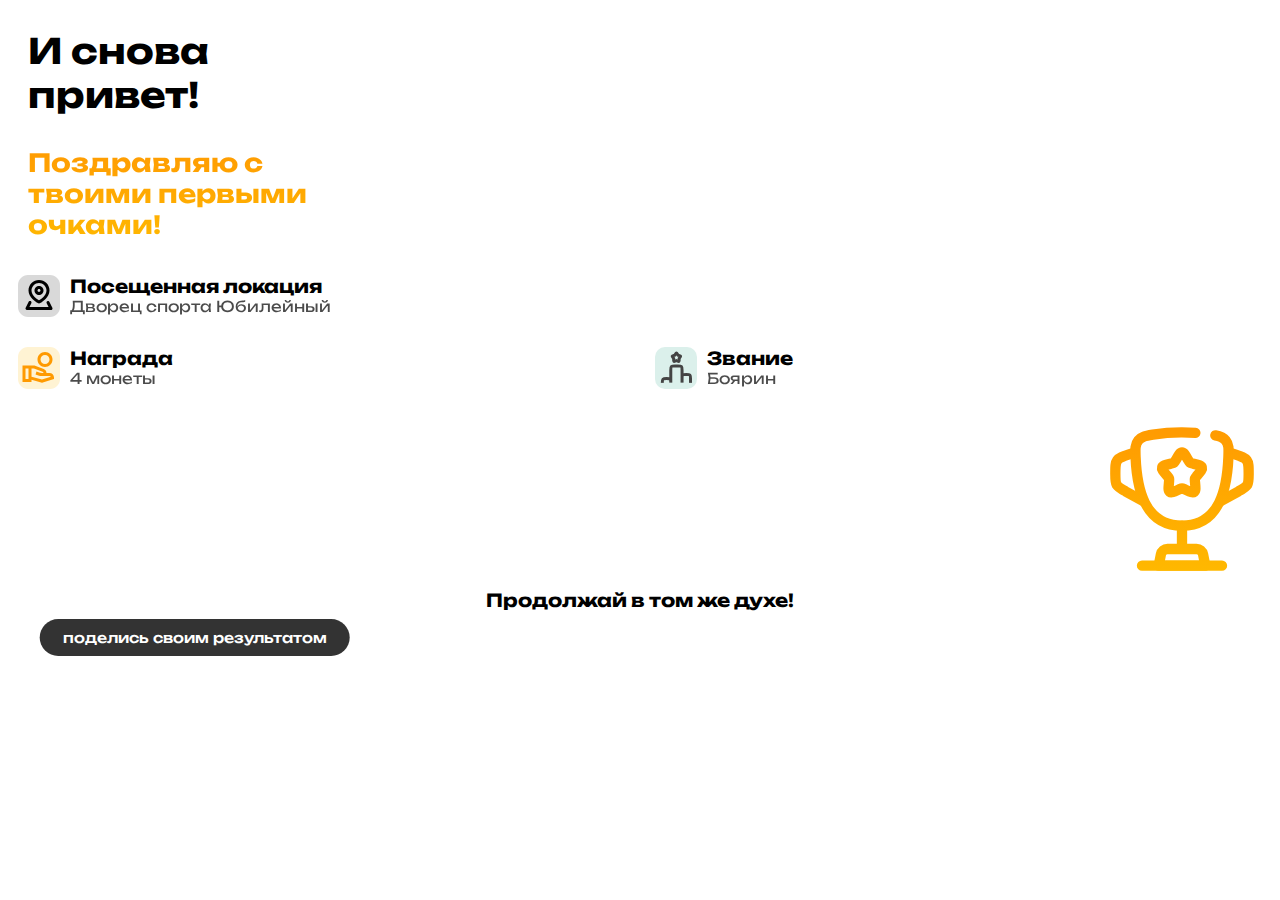
<file: afterPlay.html>
<!DOCTYPE html>
<html lang="en">
<head>
    <meta charset="UTF-8">
    <meta name="viewport" content="width=device-width, initial-scale=1.0">
    <link rel="stylesheet" href="/css/reset.css">
    <link rel="stylesheet" href="/css/afterPlay.css">
    <title>Document</title>
</head>
<body>
    <div class="wrapper1">
        <header class="header">
            <div class="container">
                <nav class="header__top">
                    <div class="header__menu">
                        <a href="#"><img src="/images/menu-qr.svg" alt=""></a>
                    </div>
                    <div class="header__logo">
                        <img src="/images/qr-logo.svg" alt="">
                    </div>
                </nav>
            </div>
        </header>
        <div class="content">
            <h2 class="content__h">И снова<br> привет!</h2>
            <h3 class="content__h">Поздравляю с<br>твоими первыми<br>очками!</h3>
            <div class="content__options">
                <div class="content__option">
                    <img src="./images/qr-name-place.svg" alt="">
                    <div class="option__text">
                        <div class="content__option-h">Посещенная локация</div>
                        <div class="content__option-p">Дворец спорта Юбилейный</div>
                    </div>
                </div>
                <div class="content__option">
                    <img src="./images/award.svg" alt="">
                    <div class="option__text">
                        <div class="content__option-h">Награда</div>
                        <div class="content__option-p">4 монеты</div>
                    </div>
                </div>
                <div class="content__option">
                    <img src="./images/qr-name.svg" alt="">
                    <div class="option__text">
                        <div class="content__option-h">Звание</div>
                        <div class="content__option-p">Боярин</div>
                    </div>
                </div>
            </div>
            <img class="cup" src="/images/cup.svg" alt="">
            <p class="content__p">Продолжай в том же духе!</p>
            <button class="btn"><a href="#">поделись своим результатом </a></button>
        </div>
    </div>
</body>
</html>
</file>
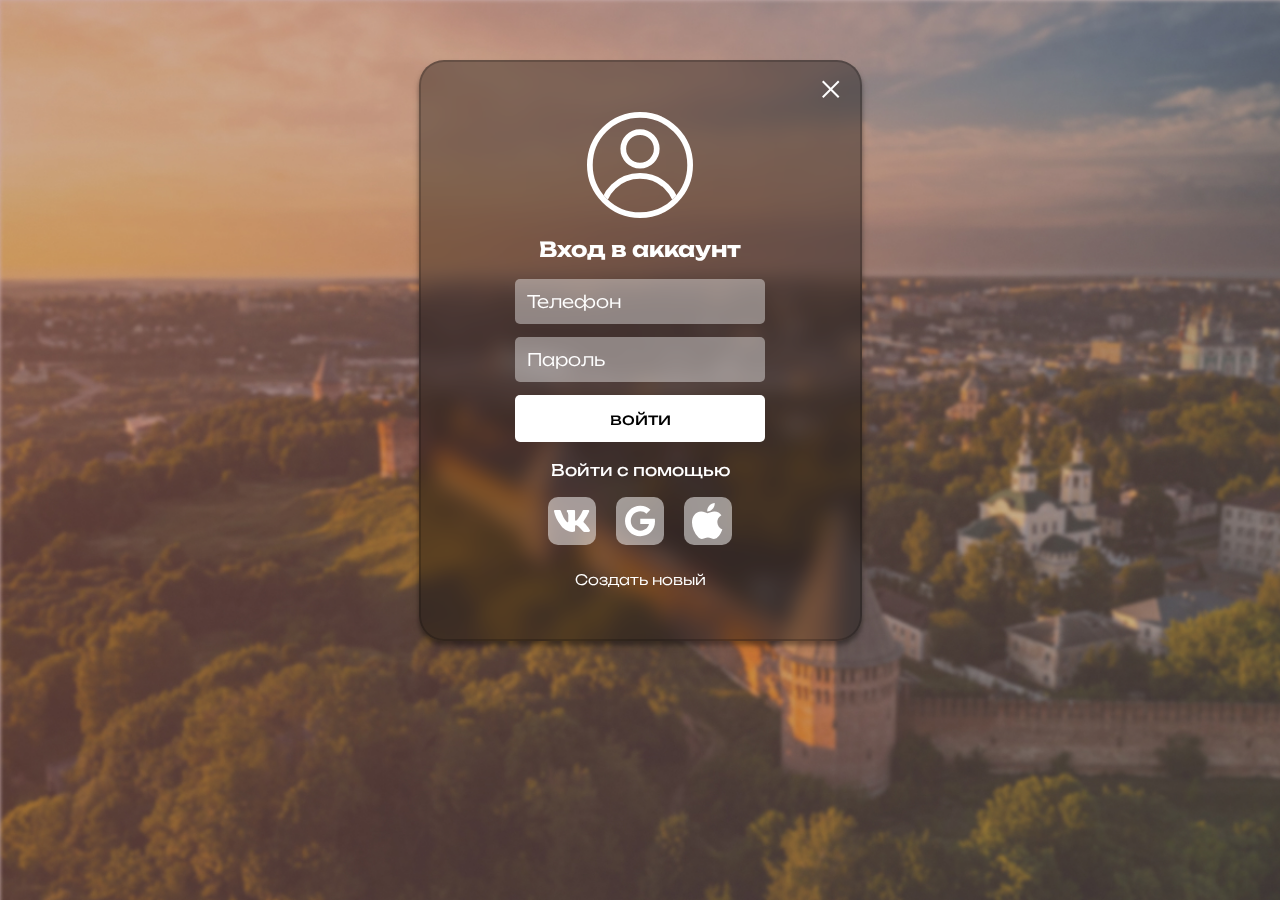
<file: auth.html>
<!DOCTYPE html>
<html lang="en">
<head>
    <meta charset="UTF-8">
    <meta name="viewport" content="width=device-width, initial-scale=1.0">
    <link rel="stylesheet" href="./css/reset.css">
    <link rel="stylesheet" href="./css/auth.css">
    <title>Document</title>
</head>
<body>
    <section class="section">
        <div class="container">
            <div class="cross"><a href="index.html"><img src="./images/cross-auth.svg" alt=""></a></div>
            <img src="./images/user-icon.svg" alt="user" class="user">
            <p class="enter__h">Вход в аккаунт</p>
            <form action="" class="auth__form">
                <input type="number" id="number" placeholder="Телефон">
                <input type="password" id="password" placeholder="Пароль">
                <button type="submit">войти</button>
            </form>
            <p class="enter__use-p">Войти с помощью</p>
            <div class="enter__use-icons">
                <a class="enter__icon vk" href="#"><img src="./images/vk.svg" alt="vk"></a>
                <a class="enter__icon google" href="#"><img src="./images/google.svg" alt="google"></a>
                <a class="enter__icon apple" href="#"><img src="./images/apple.svg" alt="apple"></a>
            </div>
            <p class="enter__new"><a href="#">Создать новый</a></p>
        </div>
    </section>
    
</body>
</html>
</file>
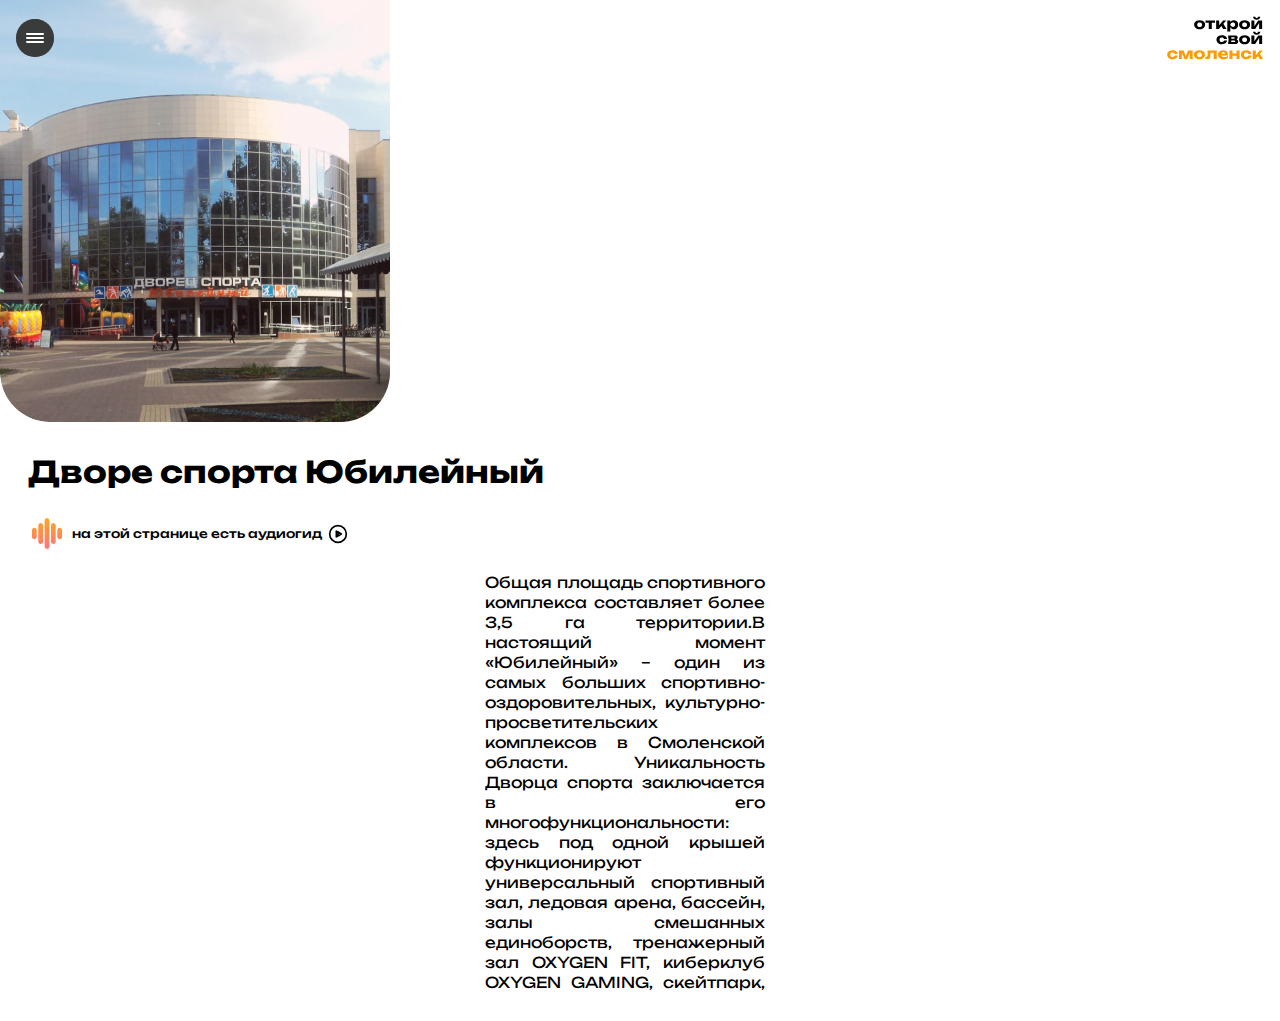
<file: card-inform.html>
<!DOCTYPE html>
<html lang="en">
<head>
    <meta charset="UTF-8">
    <meta name="viewport" content="width=device-width, initial-scale=1.0">
    <link rel="stylesheet" href="./css/reset.css">
    <link rel="stylesheet" href="./css/card-inform.css">
    <title>Document</title>
</head>
<body>
    <header class="header">
        <div class="container">
            <nav class="header__top">
                <div class="header__menu">
                    <a href="#"><img src="/images/menu-qr.svg" alt=""></a>
                </div>
                <div class="header__logo">
                    <img src="/images/qr-logo.svg" alt="">
                </div>
            </nav>
        </div>
    </header>
    <div class="header__content">
        <p class="header__content-p">Дворе спорта Юбилейный</p>
        <div class="header__gid">
            <img src="./images/gid.svg" alt="">
            <p>на этой странице есть аудиогид</p>
            <img src="./images/gid-play.svg" alt="">
        </div>
        <p class="header__content-p">
            Общая площадь спортивного комплекса составляет более 3,5 га территории.В настоящий момент «Юбилейный» – один из самых больших спортивно-оздоровительных, культурно-просветительских комплексов в Смоленской области. Уникальность Дворца спорта заключается в его многофункциональности: здесь под одной крышей функционируют универсальный спортивный зал, ледовая арена, бассейн, залы смешанных единоборств, тренажерный зал OXYGEN FIT, киберклуб OXYGEN GAMING, скейтпарк, воркаут площадка.Также большой акцент делается на поддержку льготных категории граждан, в этой связи в учреждении действует обширная программа скидок для определенной группы населения.
        </p>
    </div>

</body>
</html>
</file>
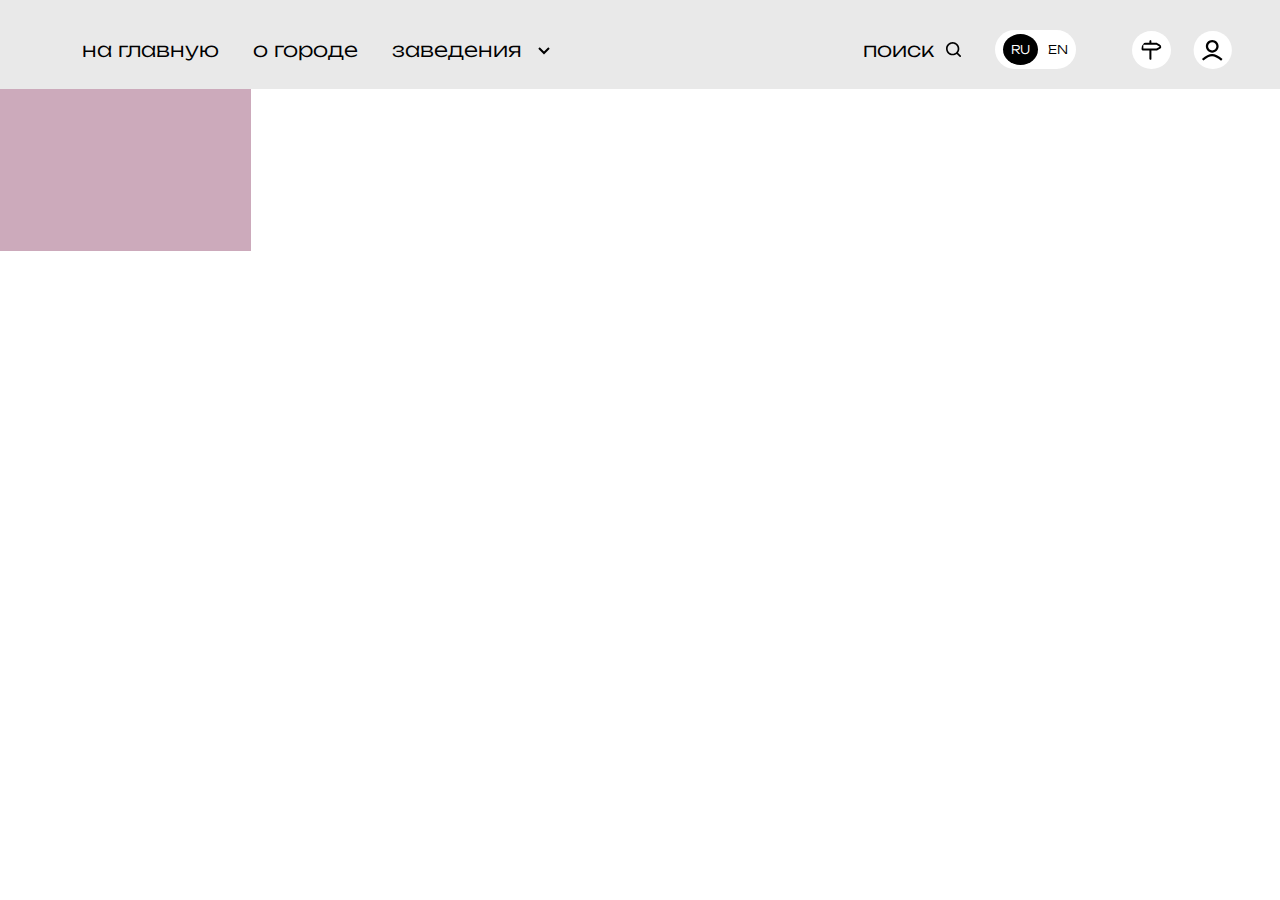
<file: history.html>
<!DOCTYPE html>
<html lang="en">
<head>
    <meta charset="UTF-8">
    <meta name="viewport" content="width=device-width, initial-scale=1.0">
    <link rel="stylesheet" href="./css/reset.css">
    <link rel="stylesheet" href="./css/history.css">
    <link rel="stylesheet" href="./css/main.css">
    <title>Document</title>
</head>
<body>
    <header class="header__cards header__bg">
        <div class="container">
            <div class="header__top-cards">
                <nav class="nav">
                    <ul class="nav__list">
                        <li>
                            <a class="nav__icon none" id="burgerBtn" href="#">
                                <div class="nav__icon-line"></div>
                                <div class="nav__icon-line"></div>
                                <div class="nav__icon-line"></div>
                            </a>
                        </li>
                        <li><a class="nav__list-a" href="/index.html">на главную</a></li>
                        <li><a class="nav__list-a" href="#!">о городе</a></li>
                        <li>
                            <p><a class="events active nav__list-a" href="#">заведения</a></p>
                            <div class="events-min none">
                                <p><a href="#">мероприятия</a></p>
                                <p><a href="#">рестораны</a></p>
                                <p><a href="#">отели</a></p>
                            </div>
                        </li>
                    </ul>
                    <ul class="nav__menu">
                        <li class="nav__list-search nav__list-a" id="search">поиск</li>
                        <li class="nav__list-lang ">
                            <div class="nav__list-a rus active">RU</div> 
                            <div class="nav__list-a eng">EN</div>
                        </li>
                        <li class="nav__user">
                            <a href="#">
                                <a href="#"><img src="./images/user-path-dark.svg" alt="path" class="user__path"></a>
                                <a href="auth.html"><img src="./images/user-icon-dark.svg" alt="user" class="user__icon"></a>
                            </a>
                        </li>
                    </ul>
                </nav>
            </div>
            <div class="burger-menu none">
                <ul class="burger__ul">
                    <li><a href="#">о городе</a></li>
                    <li><a href="#">заведения</a></li>
                    <li><a href="#">места</a></li>
                </ul>
                <div class="burger__bottom">
                    <p><a href="#">о нас</a></p>
                    <p><a href="#">контакты</a></p>
                    <p><a href="#">статьи</a></p>
                </div>
            </div>
            <div class="header__dark  none">
                <div class="search">
                    <input class="search__top-block" type="text" placeholder="поиск достопримечательностей, событий и заведений ">
                    <img src="./images/search.svg" alt="">
                </div>
                <div class="search__main-block"></div>
            </div>
        </div>
    </header>

    <div class="horizontal-scroll-wrapper squares">
        <div>item 1</div>
        <div>item 2</div>
        <div>item 3</div>
        <div>item 4</div>
        <div>item 5</div>
        <div>item 6</div>
        <div>item 7</div>
        <div>item 8</div>
      </div>
    
</body>
</html>
</file>
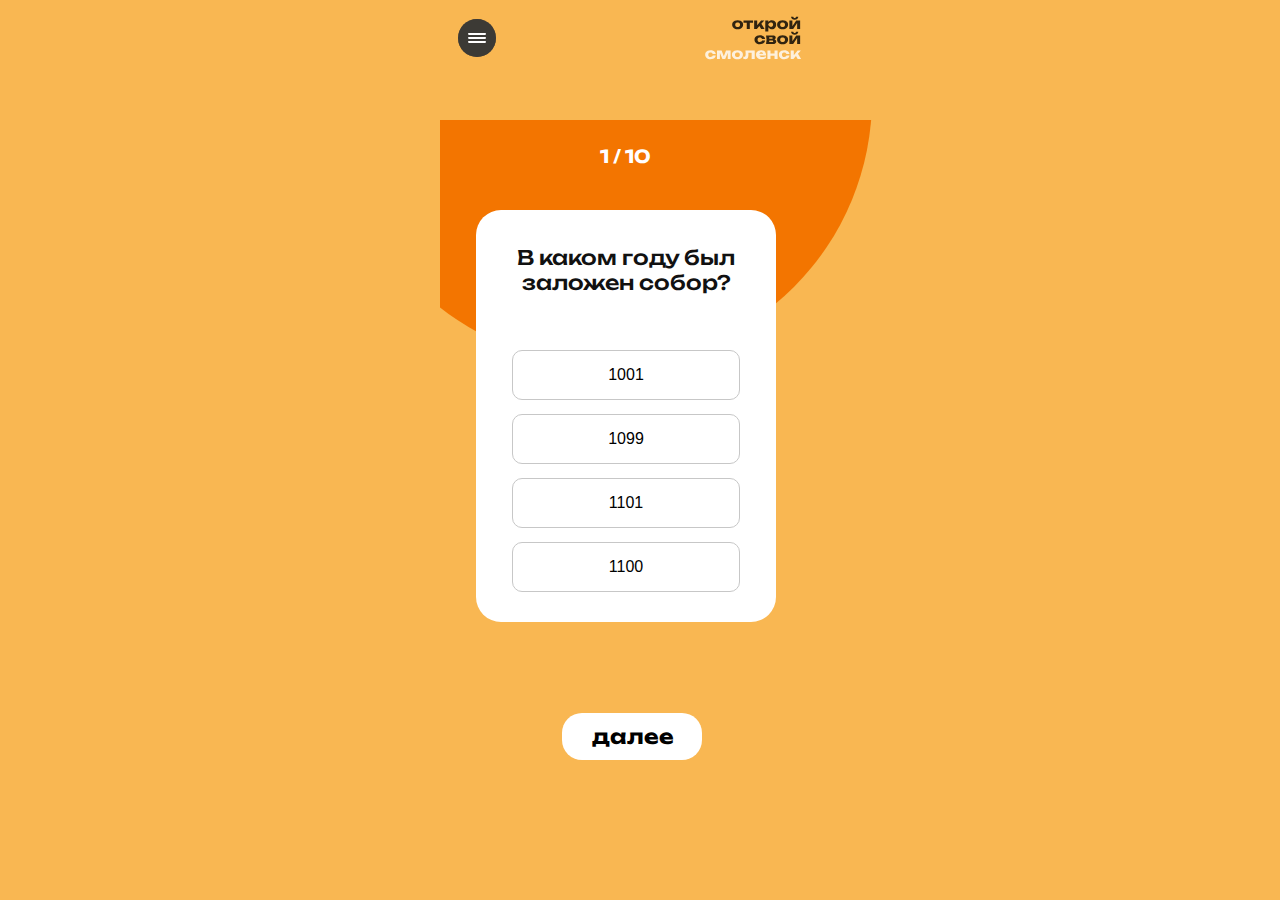
<file: play.html>
<!DOCTYPE html>
<html lang="en">
<head>
    <meta charset="UTF-8">
    <meta name="viewport" content="width=device-width, initial-scale=1.0">
    <link rel="stylesheet" href="./css/reset.css">
    <link rel="stylesheet" href="./css/play.css">
    <title>Play</title>
</head>
<body>
    <div class="wrapper">
        <header class="header">
            <div class="container">
                <nav class="header__top">
                    <div class="header__menu">
                        <a href="#"><img src="/images/menu-qr.svg" alt=""></a>
                    </div>
                    <div class="header__logo">
                        <img src="/images/play-logo.svg" alt="">
                    </div>
                </nav>
            </div>
        </header>

        <div class="circle">
            <div class="number">2 из 10</div>
            <div class="line">
                <div class="scroll-line"></div>
            </div>
        </div>

        <div class="under-card"></div>
        <div class="under--card"></div>

        <button class="btn"><a href="#">далее</a></button>
    </div>
    

    <iframe src="test.html" width="480" height="720" class="quiz-frame"></iframe>
</body>
</html>
</file>
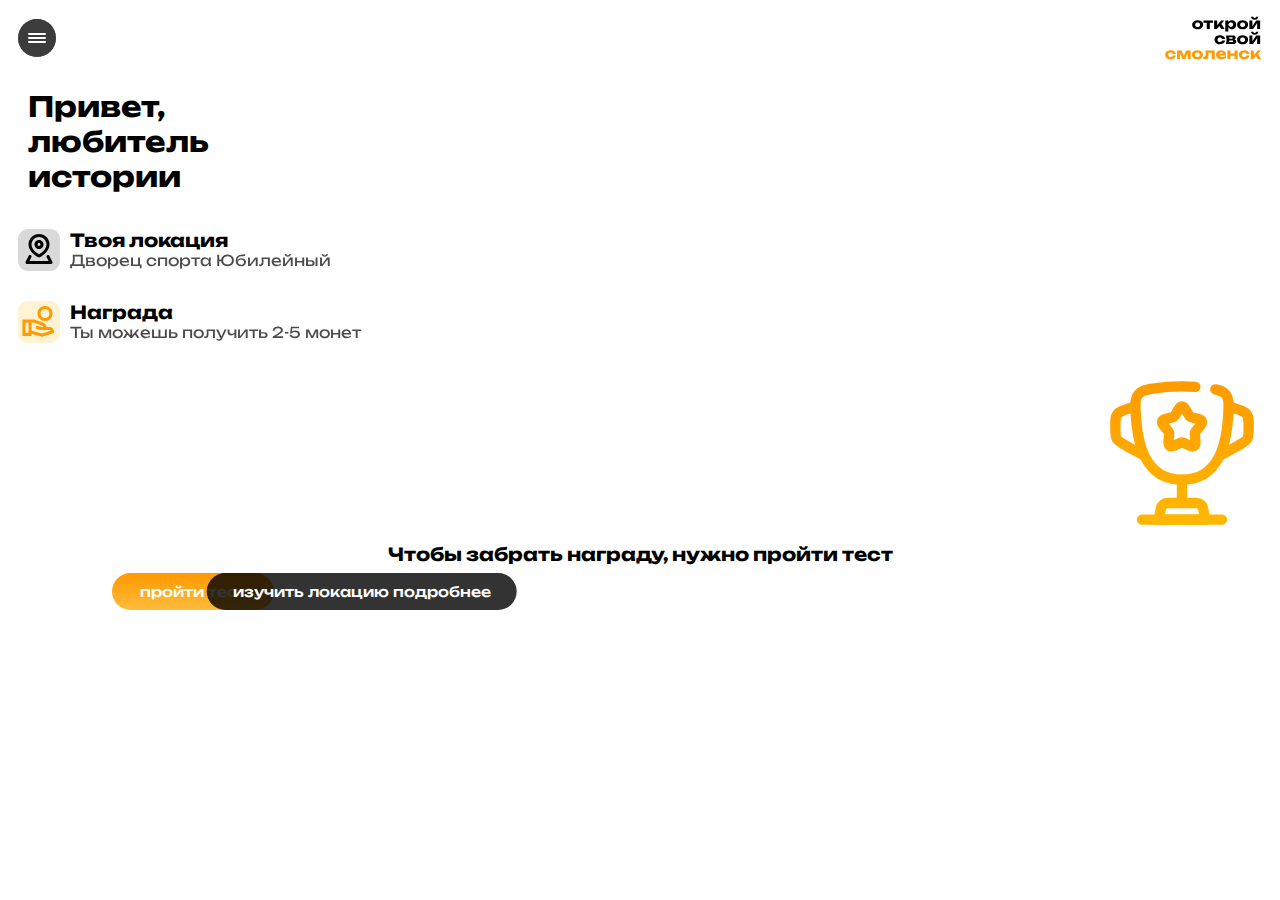
<file: qr.html>
<!DOCTYPE html>
<html lang="en">
<head>
    <meta charset="UTF-8">
    <meta name="viewport" content="width=device-width, initial-scale=1.0">
    <link rel="stylesheet" href="/css/reset.css">
    <link rel="stylesheet" href="/css/qr.css">
    <title>Document</title>
</head>
<body>
    <header class="header">
        <div class="container">
            <nav class="header__top">
                <div class="header__menu">
                    <a href="#"><img src="/images/menu-qr.svg" alt=""></a>
                </div>
                <div class="header__logo">
                    <img src="/images/qr-logo.svg" alt="">
                </div>
            </nav>
        </div>
    </header>

    <div class="content">
        <h2 class="content__h">Привет,<br> любитель<br> истории</h2>
        <div class="content__options">
            <div class="content__option">
                <img src="./images/qr-name-place.svg" alt="">
                <div class="option__text">
                    <div class="content__option-h">Твоя локация</div>
                    <div class="content__option-p">Дворец спорта Юбилейный</div>
                </div>
            </div>
            <div class="content__option">
                <img src="./images/award.svg" alt="">
                <div class="option__text">
                    <div class="content__option-h">Награда</div>
                    <div class="content__option-p">Ты можешь получить 2-5 монет</div>
                </div>
            </div>
        </div>
        <img class="cup" src="/images/cup.svg" alt="">
        <p class="content__p">Чтобы забрать награду, нужно пройти тест</p>
        <button class="gold-btn"><a href="#">пройти тест</a></button>
        <button class="btn"><a href="#">изучить локацию подробнее</a></button>
    </div>
</body>
</html>
</file>
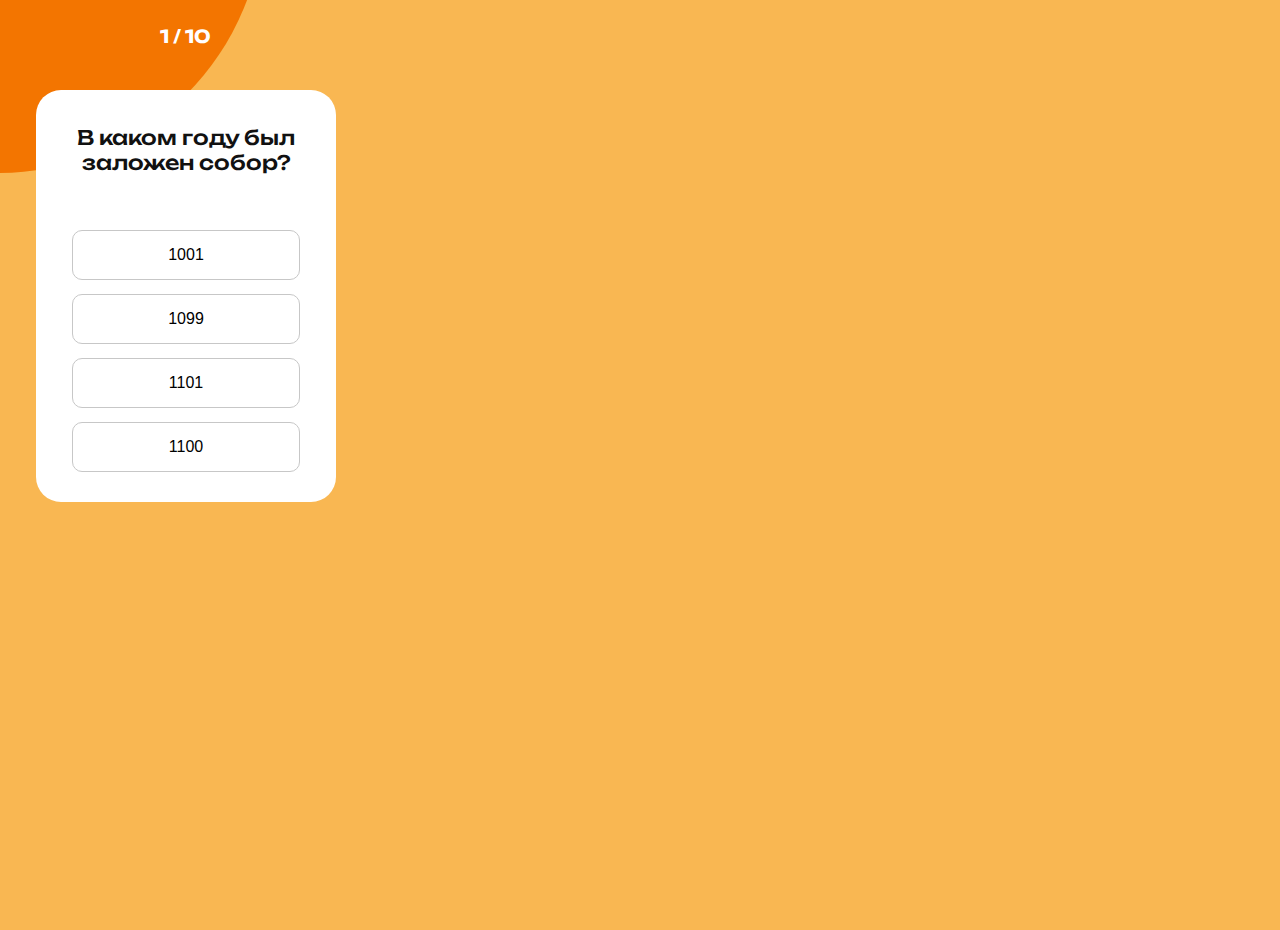
<file: test.html>
<!DOCTYPE html>
<html lang="en">
<head>
    <meta charset="UTF-8">
    <meta name="viewport" content="width=device-width, initial-scale=1.0">
    <link rel="stylesheet" href="./css/test.css">
    <script src="/js/test.js" defer></script>
    <title>Document</title>
</head>
<body>

    <div class="wrapper">
        <main class="main">
            <div class="quiz__head">
                <div class="head__content" id="head">Lorem ipsum dolor sit amet consectetur adipisicing elit. Ut ducimus odit accusamus, illum quas magni provident odio praesentium commodi sint, porro harum, minus cupiditate architecto culpa aut ex dolore officia.</div>
            </div>
            <div class="quiz__body">
                <div class="buttons" color="red">
                    <div class="buttons__content" id="buttons">
                        
                    </div>
                </div>
      
                <div class="quiz__footer">
                    <div class="footer__content" id="pages">0 / 0 </div>
                </div>
            </div>
           
        </main>
     </div>
    

     
    <iframe src="test.html" width="480" height="720" class="quiz-frame"></iframe>
</body>
</html>
</file>
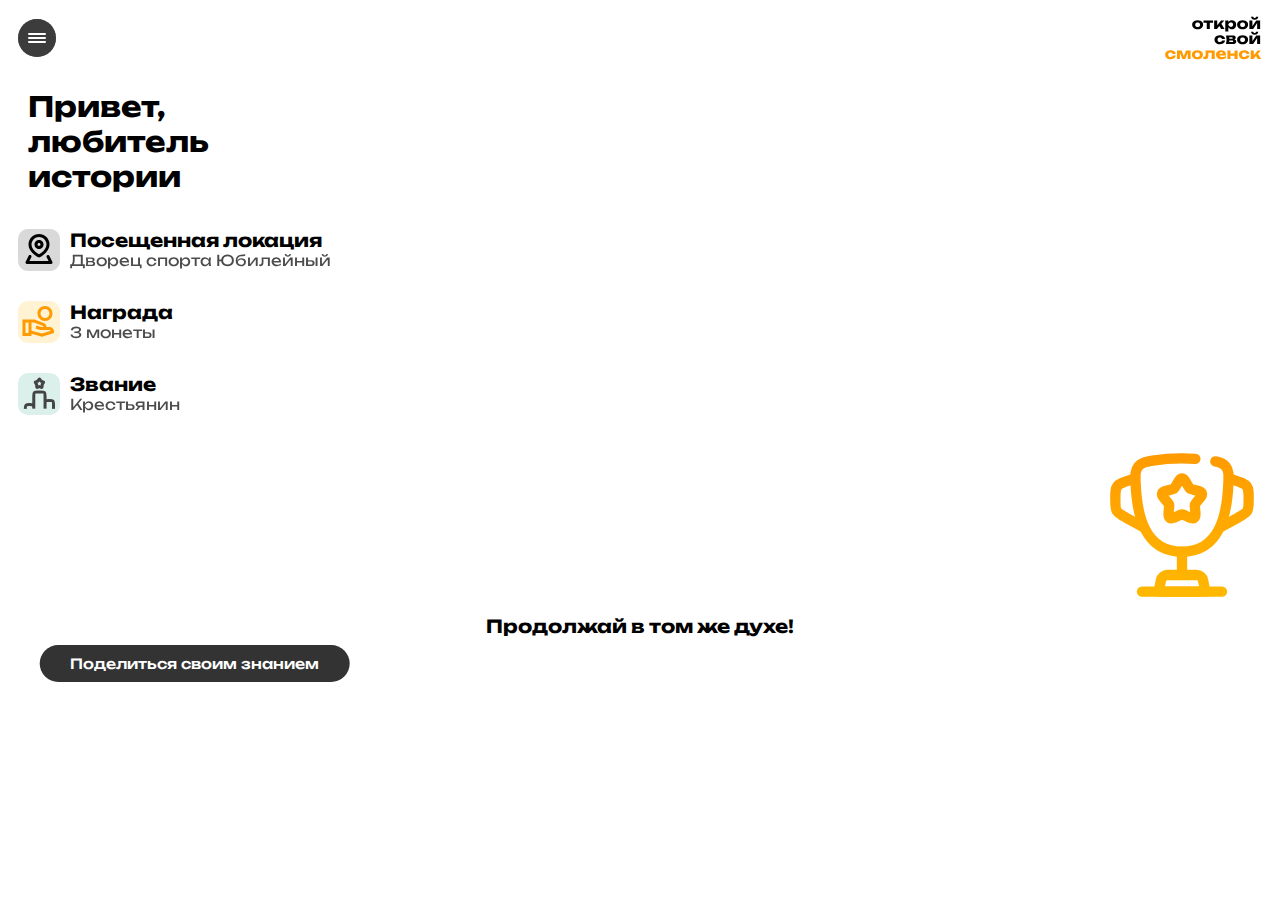
<file: css/qr.html>
<!DOCTYPE html>
<html lang="en">
<head>
    <meta charset="UTF-8">
    <meta name="viewport" content="width=device-width, initial-scale=1.0">
    <link rel="stylesheet" href="/css/reset.css">
    <link rel="stylesheet" href="/css/qr.css">
    <title>Document</title>
</head>
<body>
    <header class="header">
        <div class="container">
            <nav class="header__top">
                <div class="header__menu">
                    <a href="#"><img src="/images/menu-qr.svg" alt=""></a>
                </div>
                <div class="header__logo">
                    <img src="/images/qr-logo.svg" alt="">
                </div>
            </nav>
        </div>
    </header>

    <div class="content">
        <h2 class="content__h">Привет,<br> любитель<br> истории</h2>
        <div class="content__options">
            <div class="content__option">
                <img src="/images/qr-name-place.svg" alt="">
                <div class="option__text">
                    <div class="content__option-h">Посещенная локация</div>
                    <div class="content__option-p">Дворец спорта Юбилейный</div>
                </div>
            </div>
            <div class="content__option">
                <img src="/images/award.svg" alt="">
                <div class="option__text">
                    <div class="content__option-h">Награда</div>
                    <div class="content__option-p">3 монеты</div>
                </div>
            </div>
            <div class="content__option">
                <img src="/images/qr-name.svg" alt="">
                <div class="option__text">
                    <div class="content__option-h">Звание</div>
                    <div class="content__option-p">Крестьянин</div>
                </div>
            </div>
        </div>
        <img class="cup" src="/images/cup.svg" alt="">
        <p class="content__p">Продолжай в том же духе!</p>
        <button class="btn">Поделиться своим знанием</button>
    </div>
</body>
</html>
</file>
<file: css/afterPlay.css>
@import url('https://fonts.googleapis.com/css2?family=Unbounded:wght@300;400;500;700&display=swap');

:root {
    --white: #fff;
    --beige: #F2D9BB;
    --orange: #FB9600;
    --black: #000;
    --yellow: #F5CC90;
    --gray: #E9E9E9;
}

body {
    padding: 16px 18px 0;
    position: relative;
    font-family: 'Unbounded', sans-serif;
    color: black;
    font-size: 18px;
    color: var(--black);
    font-weight: 400;
    background-color: #fff;
    transform: translateY(-60px);
    z-index: 77777;
}

a{
    color: white;
}

.header {
    min-height: 73px;
}

.container {
}

.header__top {
    display: flex;
    justify-content: space-between;
    align-items: center;
}

.header__menu {
    width: 38px;
    height: 38px;
    background-color: rgba(53, 53, 53, 0.8);
    border-radius: 50%;
}

.header__logo {
}

.content {
    position: relative;
}

h2.content__h {
    max-width: 357px;
    font-size: 35px;
    font-weight: 700;
    margin-bottom: 30px;
    margin-left: 10px;
}

h3.content__h {
    max-width: 357px;
    font-size: 25px;
    font-weight: 700;
    margin-bottom: 35px;
    margin-left: 10px;
    
    background: linear-gradient(180deg, #FF9B02 0%, #FFB701 100%);
    background-clip: text;
    -webkit-background-clip: text;
    -webkit-text-fill-color: transparent;
    flex: 25;
    font-weight: 700;
}

.content__options {
    display: grid;
    grid-template-columns: 1fr 1fr;
    grid-gap: 30px;
    grid-template-rows: 1fr 1fr;
}

.content__option:nth-child(1) {
    grid-area: 1/1/2/3;
}

.content__option:nth-child(2) {
    grid-area: 2/1/3/2;
}

.content__option:nth-child(3) {
    grid-area: 2/2/3/3;
}

.content__option{
    max-height: 42px;
    display: flex;
    column-gap: 10px;
}

.content__text{
    display: flex;
    flex-direction: column;
    row-gap: 14px;
}

.content__option-h {
    font-size: 18px;
    font-weight: 700;
}

.content__option-p {
    opacity: 0.7;
    font-size: 15px;
}

.cup{
    position: absolute;
    margin-top: 30px;
    right: 0;
    width: 160px;
}

.content__p {
    font-size: 18px;
    font-weight: 700;
    margin: 200px auto 0;
    max-width: fit-content;
    text-align: center;
}

.btn {
    min-width: 310px;
    transform: translateX(7%);
    font-size: 14px;
    font-weight: 500;
    margin-top: 8px;
    color: white;
    background: rgba(0, 0, 0, 0.80);
    padding: 10px 13px;
    border-radius: 50px;
    margin-bottom: 20px;
}

.gold-btn {
    min-width: 162px;
    transform: translateX(58%);
    font-size: 14px;
    font-weight: 500;
    margin-top: 8px;
    color: white;
    background: linear-gradient(180deg, #FF9800 0%, #FFBC3B 100%);
    padding: 10px 13px;
    border-radius: 50px;
}
</file>
<file: css/auth.css>
@import url('https://fonts.googleapis.com/css2?family=Unbounded:wght@300;400;500;700&display=swap');

:root {
    --white: #fff;
    --beige: #F2D9BB;
    --orange: #FB9600;
    --black: #000;
    --yellow: #F5CC90;
}

a {
    color: var(--white);
}

body {
    max-width: 1920px;
    min-height: 100vh;
    font-size: 0.83vw;
    position: relative;
    font-family: 'Unbounded', sans-serif;
    background: #fff;
    font-size: 16px;
    color: var(--white);
}

.section{
    min-height: inherit;
    background-image: url('/images/auth-back.jpg');
    background-repeat: no-repeat;
    background-size: cover;
    padding: 60px 30px;
}

.container {
    position: relative;
    margin: 0 auto;
    padding: 50px 33px;
    max-width: 443px;
    height: 581px;
    border-radius: 25px;
    border: 2px solid rgba(0, 0, 0, 0.20);
    background: rgba(0, 0, 0, 0.35);
    box-shadow: 0px 5px 7px 0px rgba(0, 0, 0, 0.20), 0px 4px 4px 0px rgba(0, 0, 0, 0.25);
    backdrop-filter: blur(10px);

    display: flex;
    flex-direction: column;
    align-items: center;
    justify-content: space-between;
}
.user {
    width: 106px;
    height: 106px;
}
.cross {
    display: inline-block;
    position: absolute;
    right: 20px;
    top: 18px;
}

.enter__h {
    white-space: nowrap;
    font-size: 1.3em;
    font-weight: 700;
}

.auth__form {
    display: flex;
    flex-direction: column;
    row-gap: 13px;
    font-size: 1.04em;
}

.auth__form > *{
    border-radius: 5px;
}

.auth__form input {
    display: block;
    max-width: 250px;
    margin: 0 auto;
    padding: 12px;
    background: rgb(255, 255, 255, .4);
    letter-spacing: 1px;
}

#number::-webkit-outer-spin-button,
#number::-webkit-inner-spin-button {
    /* display: none; <- Crashes Chrome on hover */
    -webkit-appearance: none;
    margin: 0; /* <-- Apparently some margin are still there even though it's hidden */
}


.auth__form input::placeholder{
    color: var(--white);
    font-weight: 300;
    font-size: 1.04em;
    letter-spacing: 0;
}

.auth__form button{
    max-width: 250px;
    background-color: var(--white);
    color: #000;
    padding: 13px 80px;
    font-weight: 400;
}

.enter__use-p {
}

.enter__use-icons {
    display: flex;
    align-items:center;
    column-gap: 20px;
}

.enter__icon img{
    width: 48px;
    height: 48px;
    background: rgb(255, 255, 255, .5);
    border-radius: 10px;
}

.enter__icon.vk img{
    padding: 2px 6px;
}

.enter__icon.google img{
    padding: 2px 9px;
}

.enter__icon.apple img{
    padding: 0px 8px;
}

.enter__new {
    margin-top: 8px;
    font-weight: 300;
    font-size: .9em;
}

@media (max-width: 390px) {
    .auth__form input::placeholder{
        font-size: .8em;
    }
    
    .enter__h {
        text-align: center;
        font-size: 1.1em;
    }
    .enter__use-p {
        font-size: 0.8em;
    }

    .user{
        max-width: 90px;
    }

    .enter__icon{
        width: 40px;
    }

    .container {
        padding: 66px 33px;
    }
    
}
</file>
<file: css/card-inform.css>
@import url('https://fonts.googleapis.com/css2?family=Unbounded:wght@300;400;500;700&display=swap');

:root {
    --white: #fff;
    --beige: #F2D9BB;
    --orange: #FB9600;
    --black: #000;
    --yellow: #F5CC90;
    --gray: #E9E9E9;
}

body {
    position: relative;
    font-family: 'Unbounded', sans-serif;
    color: black;
    font-size: 18px;
    color: var(--black);
    font-weight: 400;
}

a{
    color: white;
}

.header {
    padding: 16px 16px 0;
    min-height: 422px;
    border-radius: 0 0 50px 50px;
    background-image: url(/images/img-card-inform.jpg);
    background-repeat: no-repeat;
}

.container {
}

.header__top {
    display: flex;
    justify-content: space-between;
    align-items: center;
}

.header__menu {
    width: 38px;
    height: 38px;
    background-color: rgba(53, 53, 53, 0.8);
    border-radius: 50%;
}

.header__logo {
}

.header__content {
    padding: 0 28px 28px;
}

.header__content-p:first-child {
    margin-top: 31px;
    font-size: 30px;
    font-weight: 700;
}

.header__content-p:last-child {
    margin: 0 auto;
    text-align: justify;
    font-size: 15px;
    font-weight: 400;
    line-height: 20px;
    max-width: 310px;
    max-height: 420px;
    overflow-y: scroll;
    padding-right: 30px;
}

.header__gid {
    margin: 24px 0 20px;
    display: flex;
    align-items:center;
    column-gap: 6px;
}

.header__gid p {
    font-size: 12px;
    font-weight: 500;
}

.description__text::-webkit-scrollbar {
    opacity: 0;
    width: 4px;
}

.description__text::-webkit-scrollbar-thumb {
    position: absolute;
    display: inline-block;
    border-radius: 20px;
    background-color: rgba(0, 0, 0, .8);
}
</file>
<file: css/history.css>
@import url('https://fonts.googleapis.com/css2?family=Unbounded:wght@300;400;500;700&display=swap');

:root {
    --white: #fff;
    --beige: #F2D9BB;
    --orange: #FB9600;
    --black: #000;
    --yellow: #F5CC90;
    --gray: #E9E9E9;
    --finalHeight: 250px;
    --finalWidth: 3 * var(--finalHeight);
    --scrollBarHeight: 1px;
}

.nav__list-a {
    color: var(--black);
}

body {
    position: relative;
    font-family: 'Unbounded', sans-serif;
    background: #fff;
    font-size: 16px;
    color: var(--black);
}

.container {
    margin: 0 24px;
    max-width: 1480px;
}

.header__cards{
    width: 100%;
    padding: 20px 24px;
    min-height: 16px;
    position: fixed;
    top: 0;
    z-index: 222;
}

.header__bg {
    background-color: var(--gray);
}

.header__top-cards {
    color: var(--black);
    position: sticky;
    top: 0;
    font-size: 1.25rem;
    font-weight: 300;
    z-index: 1111;
}

.events {
    --bg-img: url('/images/point-bottom-dark.svg') !important;
}

.events-min {
    color: var(--black);
    opacity: 0.8;
}

.nav__list-search::after {
    background-image: url('/images/search-dark.svg') !important;
}

.nav__list-lang {
    background: var(--white) !important;
}

.nav__list-lang .active {
    background: var(--black) !important;
    color: var(--white) !important;
}

.user__path {
    background-color: var(--white) !important;
}


/*---scroll---*/
::-webkit-scrollbar {
  width: var(--scrollBarHeight);
  height: var(--scrollBarHeight);
}

::-webkit-scrollbar-button {
  width: var(--scrollBarHeight);
  height: var(--scrollBarHeight);
}

body {
  background: #111;
}

div {
  box-sizing: border-box;
}

.horizontal-scroll-wrapper {
  position: absolute;
  display: block;
  top: 0;
  left: 0;
  width: calc(250px + 1px);
  max-height: 750px;
  margin: 0;
  padding-top: var(--scrollBarHeight);
  background: #abc;
  overflow-y: auto;
  overflow-x: hidden;
  transform: rotate(-90deg) translateY(-750px);
  transform-origin: right top;
  & > div {
    display: block;
    padding: 5px;
    background: #cab;
    transform: rotate(90deg);
    transform-origin: right top;
  }
}

.squares {
  padding: 250px 0 0 0;
  & > div {
    width: 750px;
    height: 750px;
    margin: 10px 0;
  }
}
</file>
<file: css/main.css>
@import url('https://fonts.googleapis.com/css2?family=Unbounded:wght@300;400;500;700&display=swap');

:root {
    --white: #fff;
    --beige: #F2D9BB;
    --orange: #FB9600;
    --black: #000;
    --yellow: #F5CC90;
    --gray: #E9E9E9;
}

a {
    color: var(--white);
}

body {
    position: relative;
    font-family: 'Unbounded', sans-serif;
    background: #fff;
    font-size: 16px;
    color: var(--white);
}

.container {
    margin: 0 24px;
    max-width: 1480px;
}



/*---Header---*/
.header {
    width: 100%;
    padding: 20px 24px;
    min-height: 988px;
    background-image: url('../images/main-header.svg');
    background-repeat: no-repeat;
    background-size: contain;
    border-radius: 0 0 50px 50px;
}


.header__top {
    position: sticky;
    top: 0;
    font-size: 1.25rem;
    font-weight: 300;
    z-index: 1111;
}

.nav {
    display: flex;
    align-items: center;
    justify-content: space-between;
}

.nav__icon {
    margin-right: 34px;
    width: 38px;
    height: 38px;
    border-radius: 50%;
    background: rgba(255, 255, 255, 0.2);
    display: flex;
    flex-direction: column;
    align-items:center;
    justify-content: center;
    row-gap: 2px;
    z-index: 1111111;
    position: sticky;
}

.grey-burger {
    margin-right: 34px;
    width: 38px;
    height: 38px;
    border-radius: 50%;
    background-color: rgba(0, 0, 0, .3);
    display: flex;
    flex-direction: column;
    align-items:center;
    justify-content: center;
    row-gap: 2px;
    z-index: 1111111;
    position: sticky;
}

.nav__icon-line {
    width: 16px;
    height: 2px;
    background: var(--white);
}


.nav__list, .nav__menu {
    padding-top: 10px;
    position: relative;
    display: flex;
    align-items:flex-start;
    column-gap: 34px;
    padding-top: 10px;
}

.nav__menu {
    align-items: center;
}

.events {
    --bg-img: url('/images/point-bottom.svg');
}

.events::after{
    content: '';
    display: inline-block;
    width: 15px;
    height: 10px;
    background-image: var(--bg-img);
    background-repeat: no-repeat;
    margin-left: 16px;
}

.events-min {
    position: absolute;
    margin-top: 10px;
    display: flex;
    flex-direction: column;
    row-gap: 10px;
    font-weight: 300;
    opacity: 0.8;
}

.nav__list-search {
    cursor: pointer;
}

.nav__list-search::after{
    content:'';
    display: inline-block;
    width: 15px;
    height: 15px;
    margin-left: 12px;
    background-image: url('/images/search.svg');
}

.nav__list-lang {
    font-size: .75rem;
    display: flex;
    align-items: center;
    column-gap: 10px;
    padding: 4px 8px;
    border-radius: 42px;
    background: rgba(255, 255, 255, 0.20);
}

.nav__list-lang .active {
    padding: 8px;
    background: var(--white);
    border-radius: 50%;
    color: #CAB09E;
}

.nav__user {
    display: flex;
    align-items:center;
    column-gap: 22px;
}


.user__path {
    background: rgba(255, 255, 255, 0.20);
    border-radius: 50%;
    position: relative;
    padding: 9px;
}

/*----Burger menu----*/
.burger-menu {
    padding-top: 160px;
    padding-left: 90px;
    padding-bottom: 60px;
    position: absolute;
    background: var(--white);
    border-radius: 0 0 50px 0;
    width: 895px;
    height: 890px;
    top: 0;
    left: 0;
    display: flex;
    flex-direction: column;
    justify-content: space-between;
    z-index: 2;
}

.animated-burg {
    animation: burger 1.4s ease-out;
}

@keyframes burger {
    from {
        left: -100%;
    }
    to {
        left: 0;
    }
}

.burger-menu a {
    color: var(--black);
}

.burger__ul {
    font-size: 72px;
    font-weight: 700;
}

.burger__ul li:nth-child(2)::after {
    content: '';
    display: inline-block;
    width: 54px;
    height: 36px;
    background-image: url('/images/pointer-burger.svg');
    background-repeat: no-repeat;
    margin-left: 18px;
    cursor: pointer;
}

.burger__bottom {
    display: flex;
    flex-direction: column;
    row-gap: 15px;
}

.burger__bottom a{
    font-weight: 500;
    font-size: 1.2rem;
}

/*----Header main content----*/
.header__content {
    display: flex;
    justify-content: space-between;
    margin-left: 42px;
    margin-top: 400px;
}

.header__content-left {
    font-size: 72px;
    color: var(--white);
    font-weight: 500;
}

.header__content-left span {
    color: var(--beige);
    line-height: 72%;
}

.header__btn {
    background: var(--white);
    color: var(--black);
    font-size: 24px;
    border-radius: 34px;
    padding: 12px 16px;
}

.header__btn:hover{
    box-shadow: 0 0 8px var(--white);
    transition: all .2s ease-out;
}

.header__bot {
    margin-top: 340px;
    display: flex;
    flex-direction: column;
    row-gap: 8px;
    align-items: center;
}


/*--Hedaer dark---*/
.header__dark{
    padding: 300px;
    background: rgba(0, 0, 0, 0.75);
    position: absolute;
    top: 0;
    bottom: 0;
    left: 0;    
    right: 0;
    z-index: 0;
}

.header__dark .search {
    margin: 0 auto;
    position: relative;
    max-width: 845px;
    margin-bottom: 12px;
}

.search img {
    position: absolute;
    top: 28px;
    right: 28px;
    cursor: pointer;
}

.search__top-block {
    width: 100%;
    height: 75px;
    background-color: rgba(255, 255, 255, 0.3);
    backdrop-filter: blur(10px);
    border-radius: 15px;
    padding: 30px;
    font-size: 1rem;
    font-weight: 300;
    letter-spacing: 1px;
}

::-webkit-input-placeholder { 
    color: var(--white);
    opacity: .5;
}

.search__main-block {
    display: none;
    margin: 0 auto;
    position: relative;
    max-width: 845px;
    min-height: 75px;
    border-radius: 15px;
    background: rgba(255, 255, 255, 0.10);
    backdrop-filter: blur(25px);
}

/*----Block reasons------*/
.reasons {
    padding-top: 124px;
    color: var(--black);
    text-transform: uppercase;
}

.reasons h1 {
    display: block;
    max-width: fit-content;
    margin: 0 auto;
    font-size: 72px;
    font-weight: 500;
    line-height: 96px;
    margin-bottom: 64px;
}


.reasons h1 span{
    color: var(--orange);
}

.reasons__blocks {
    margin: 0 auto;
    display: flex;
    flex-direction: column;
    justify-content: center;
    align-items:center;
    row-gap: 82px;
    font-weight: 400;
    font-size: 1.2em;
}

.reasons__text {
    max-width: 478px;
}

.reasons__text-main {
    margin: 12px 0;
    font-weight: 500;
    font-size: 1.25em;
    color: var(--orange);
}

/*----Sights-----*/
.sights__cards {
    margin: 120px auto;
    display: flex;
    height: 517px;
    width: 1046px;
    grid-gap: 12px ;
}
.sights__card {
    width: 102px;
    height: 100%;
    border-radius: 35px;
    position: relative;
    overflow: hidden;
    cursor: pointer;
    transition: all 1.8s;
}

.sights__card.active {
    width: 600px;
}

.sights__card .bg {
    height: 100%;
    width: 100%;
    position: relative;
    overflow: hidden;
}

.bg::before {
    content: '';
    position: absolute;
    left: 0;
    top: 0;
    width: 100%;
    height: 100%;
    background: linear-gradient(rgba(0, 0, 0, 0), rgba(0,0,0,0.663));
    z-index: 1;
}
.bg img{
    position: absolute;
    height: 100%;
    width: 100%;
    top: 0;
    left: 0;
    right: 0;
    object-fit: cover;
    filter: 9px;
}
.avatar {
    position: absolute;
    bottom: 0;
    left: 0;
    display: flex;
    padding: 18px 21px;
    z-index: 2;
}

.sights__card:last-child .avatar{
    display: flex;
    width: 100%;
    justify-content: space-between;
}

.avatar .img{
    position: relative;
    height: 60px;
    width: 60px;
    box-sizing: border-box;
    border: 3px solid var(--white);
    background-color: var(--white);
    border-radius: 50%;
    overflow: hidden;
    display: flex;
    justify-content: center;
    align-items: center;
}

.avatar .last-avatar{
    position: relative;
    height: 40px;
    width: 40px;
    box-sizing: border-box;
    border-radius: 50%;
    overflow: hidden;
}

.avatar .last-avatar img {
    height: 28px;
    padding: 0px 12px;
    margin-top: 3px;
}

.avatar .img img {
    position: absolute;
    width: 37px;
    object-fit: cover;
}
.avatar .text {
    position: absolute;
    bottom: 28px;
    left: 105px;
    display: flex;
    width: fit-content;
    flex-direction: column;
    visibility: visible;
    opacity: 1;
}

.avatar .text span:first-child{
    font-weight: 500;
    white-space: nowrap;
}
.avatar .text span:last-child{
    font-size: .6rem;
    white-space: nowrap;
}
.avatar .text button{
    padding-top: 10px;
    white-space: nowrap;
}

.sights__btn {
    background-color: var(--white);
    color: var(--black);
    padding: 8px 12px;
    border-radius: 20px;
    position: absolute;
    left: 360px;
    white-space: nowrap;
}

.sights__btn-more {
    left: 310px !important;
    bottom: 0;
}


/*--Card map--*/
.map {
    margin: 0 auto;
    max-width: fit-content;
}

.map__h {
    font-size: 72px;
    font-weight: 500;
    color: var(--black);
}

.map__h span {
    color: #FF7779;
    margin-bottom: 280px;
}

.map__img{
    margin-top: 400px;
}

.map__image {
    background-color: var(--white);
    position: relative;
    padding-bottom: 111px;
    border-radius: 0 0 50px 50px;
}

.map__icons {
    left: 54px;
    top: 120px;
    position: absolute;
    width: 90%;
}

.under__map-img{
    position: absolute;
    width: 100%;
    transform: translateY(-20%);
    z-index: -1;
}

.under__map{
    background-color: var(--white);
    min-height: 200px;
    border-radius: 0 0 50px 50px;
}

.under__map .map__h{
    max-width: fit-content;
    margin: 0 auto;
}

.under__map .map__h span{
    color: #C14E4E;
}

.under__map .map__img{
    max-width: 1025px;
    margin: 64px auto 100px;
    transform: translateX(25%);
}


/*--Footer---*/
.footer {
    padding: 50px 68px 34px;
    color: var(--black);
    border-radius: 50px 50px 0 0;
    margin-top: 300px;
    width: 100%;
    min-height: 70px;
    background: var(--white);
}

.bottom__items {
    display: flex;
    justify-content: space-between;
    align-items: start;
}

.bottom__item{
    display: flex;
    flex-direction: column;
    justify-content: start;
    row-gap: 21px;
}

.bottom__h{
    font-size: 25px;
    font-weight: 700;
}

.bottom__link{
    font-size: 20px;
    font-weight: 400;
}

.bottom__link a {
    color: var(--black);
    opacity: 0.7;
}

.bottom__item img:nth-child(2) {
    opacity: 0.7;
}

.bottom__form {
    position: relative;
    display: flex;
    flex-direction: column;
    max-width: 460px;
    border-radius: 50px;
    padding: 50px 40px;
    background-color: #F1F1F1;
    font-size: 18px;
}
.form__p {
    font-weight: 500;
    margin-bottom: 50px;
}
.form__input {
    padding: 17px;
    border-radius: 35px;
    background-color: var(--white);
    border: 2px solid #000;
    max-width: 100%;
    display: inline-block;
}

.form__input::placeholder{
    color: #000;
}

.bottom__form button{
    position: absolute;
    display: inline;
    width: 40px;
    height: 40px;
    border-radius :50%;
    background-color: var(--black);
    right: 49px;
    top: 176px;
}

.bottom__form button img{
    width: 12px;
}

.none {
    display: none;
}

/* .close {
    height: 100vh;
    width: 100vw;
    position: absolute;
    background-color: black;
    transition: all 2s ease-in-out;
    z-index: 5555555;
    opacity: 0;
} */
</file>
<file: css/play.css>
@import url('https://fonts.googleapis.com/css2?family=Unbounded:wght@300;400;500;700&display=swap');

:root {
    --white: #fff;
    --beige: #F2D9BB;
    --orange: #FB9600;
    --black: #000;
    --yellow: #F5CC90;
    --gray: #E9E9E9;
}

body {
    position: relative;
    font-family: 'Unbounded', sans-serif;
    color: black;
    font-size: 18px;
    color: var(--black);
    font-weight: 400;
    max-width: 400px;
    margin: 0 auto;
    max-height: 100vh;
    overflow: hidden; background-color: #F9B752;
}

a{
    color: white;
}

.wrapper {
    max-width: 95%;
}

.header {
    min-height: 73px;
    z-index: 2;
    position: sticky;
}

.container {
}

.header__top {
    padding: 16px 18px 0;
    display: flex;
    justify-content: space-between;
    align-items: center;
    background-color: transparent;
}

.header__menu {
    width: 38px;
    height: 38px;
    background-color: rgba(53, 53, 53, 0.8);
    border-radius: 50%;
}

.header__logo {
}

.circle {
    width: 533px;
    height: 533px;
    border-radius: 533px;
    background: #F37500;
    display: flex;
    flex-direction: column;
    align-items: center;
    justify-content: center;
    row-gap: 15px;
    transform: translateX(-50%);
    left: 50%;
    top: -120%;
    position: absolute;
}

.number {
    color: white;
    font-size: 15px;
}

.line {
    width: 285px;
    height: 14px;
    background-color: white;
    border-radius: 30px;
}

.scroll-line {
    width: 50%;
    height: inherit;
    background-color: #039100;
    border-radius: 30px;
}

.card {
    min-height: 200px;
    padding: 32px 26px;
    position: absolute;
    background-color: white;
    border-radius: 30px;
    max-width: 285px;
    right: 14%;
    top: 150%;
}

/* .card__place {
    font-size: 12px;
    font-weight: 400;
    margin-bottom: 17px;
}

.card__question {
    margin-bottom: 25px;
}

.nav__answers {
    display: flex;
    flex-direction: column;
    row-gap: 14px;
}

.nav__ans {
    font-size: 10px;
    font-weight: 500;
    padding: 15px 14px;
    border-radius: 10px;
    border: 1px solid #C7C7C7;
    background: #FFF;
}

.nav__ans:checked{
    box-shadow: 0 0 5px black;
} */

.under-card {
}

.under--card {
}

.btn {
    background-color: white;
    padding: 11px 30px;
    z-index: 3;
    position: relative;
    transform: translateY(640px);
    border-radius: 20px;
    margin: 0 32%;
    max-width: 140px;
}

.btn a{
    color: #000;
    font-size: 20px;
    font-weight: 700;
}
</file>
<file: css/qr.css>
@import url('https://fonts.googleapis.com/css2?family=Unbounded:wght@300;400;500;700&display=swap');

:root {
    --white: #fff;
    --beige: #F2D9BB;
    --orange: #FB9600;
    --black: #000;
    --yellow: #F5CC90;
    --gray: #E9E9E9;
}

body {
    padding: 16px 18px 0;
    position: relative;
    font-family: 'Unbounded', sans-serif;
    color: black;
    font-size: 18px;
    color: var(--black);
    font-weight: 400;
}

a{
    color: white;
}

.header {
    min-height: 73px;
}

.container {
}

.header__top {
    display: flex;
    justify-content: space-between;
    align-items: center;
}

.header__menu {
    width: 38px;
    height: 38px;
    background-color: rgba(53, 53, 53, 0.8);
    border-radius: 50%;
}

.header__logo {
}

.content {
    position: relative;
}

.content__h {
    max-width: 357px;
    font-size: 28px;
    font-weight: 700;
    margin-bottom: 35px;
    margin-left: 10px;
}

.content__options {
    display: grid;
    grid-template-columns: 1fr 1fr;
    grid-gap: 30px;
    grid-template-rows: 1fr 1fr;
}

.content__option:nth-child(1) {
    grid-area: 1/1/2/3;
}

.content__option:nth-child(2) {
    grid-area: 2/1/3/3;
}

.content__option{
    max-height: 42px;
    display: flex;
    column-gap: 10px;
}

.content__text{
    display: flex;
    flex-direction: column;
    row-gap: 14px;
}

.content__option-h {
    font-size: 18px;
    font-weight: 700;
}

.content__option-p {
    opacity: 0.7;
    font-size: 15px;
}

.cup{
    position: absolute;
    margin-top: 30px;
    right: 0;
    width: 160px;
}

.content__p {
    font-size: 18px;
    font-weight: 700;
    margin: 200px auto 0;
    max-width: fit-content;
    text-align: center;
}

.btn {
    min-width: 310px;
    transform: translateX(7%);
    font-size: 14px;
    font-weight: 500;
    margin-top: 8px;
    color: white;
    background: rgba(0, 0, 0, 0.80);
    padding: 10px 13px;
    border-radius: 50px;
    margin-bottom: 20px;
}

.gold-btn {
    min-width: 162px;
    transform: translateX(58%);
    font-size: 14px;
    font-weight: 500;
    margin-top: 8px;
    color: white;
    background: linear-gradient(180deg, #FF9800 0%, #FFBC3B 100%);
    padding: 10px 13px;
    border-radius: 50px;
}
</file>
<file: css/test.css>
@import url('https://fonts.googleapis.com/css2?family=Unbounded:wght@300;400;500;700&display=swap');

body, html
{
   padding: 0;
   margin: 0;
   font-family: 'Unbounded', sans-serif;
   max-width: 336px;
   height: 100%;
   margin: 0 8px;
   padding: 10px;
   overflow: hidden;
   font-size: 16px;
   background: #F9B752;
   color: #111;
   font-weight: 500; 
}
 
.wrapper
{
   transform: translateY(50px);
   width: 300px;
   max-height: 70%;
   display: table;
   background-color: white;
   margin: 20px auto;
   border-radius: 25px;
   position: relative;
   z-index: 6;
}

body::after{
   content: '';
   display: inline-block;
   position: absolute;
   height: 533px;
   width: 533px;
   background: #F37500;
   border-radius: 50%;
   top: -40%;
   left: -21%;
}
 
.main
{
   max-width: 300px;
   display: table-cell;
   vertical-align: middle;
   text-align: center;
   padding: 20px;
   position: relative;
   z-index: 22;
}
 
.quiz-frame
{
   display: none;
   border: 0;
   box-shadow: 0 0 10px rgba(0,0,0,0.5);
}
 
.quiz__head
{
   font-size: 20px;
   font-weight: 500;
   margin: 10px;
   margin-bottom: 50px;
}
 
.head__content
{
   padding: 5px;
}
 
.quiz__body
{
   margin: 10px;
}
 
.quiz__footer
{
   color: white;
   font-size: 18px;
   font-weight: 700;
   position: absolute;
   top: 0;
   right: 12%;
   display: block;
   width: 100%;
}
 
.footer__content
{
   transform: translate(35px, -70px);
   padding: 5px;
}
 
.button
{
   color: #000;
   padding: 15px 14px;
   width: 95%;
   font-size: 16px;
   font-weight: 500;
   display: block;
   margin: 2px auto;
   cursor: pointer;
   border-radius: 10px;
   border: 1px solid #C7C7C7;
   background: #FFF;
}

.button{
   margin-top: 14px;
}
 
.button_wrong
{
   background: rgba(255, 51, 51, 0.17);
   border-radius: 10px;
}
 
.button_correct
{
   background: rgba(56, 161, 35, 0.27);
   border-radius: 10px;
}
 
.button_passive
{
   background: white;
}

.btn-need{
   background-color: #000;
   padding: 10px 24px;
   border-radius: 20px;
}

.btn-need a {
   color: #fff;
   font-size: 18px;
   text-decoration: none;
}
</file>
